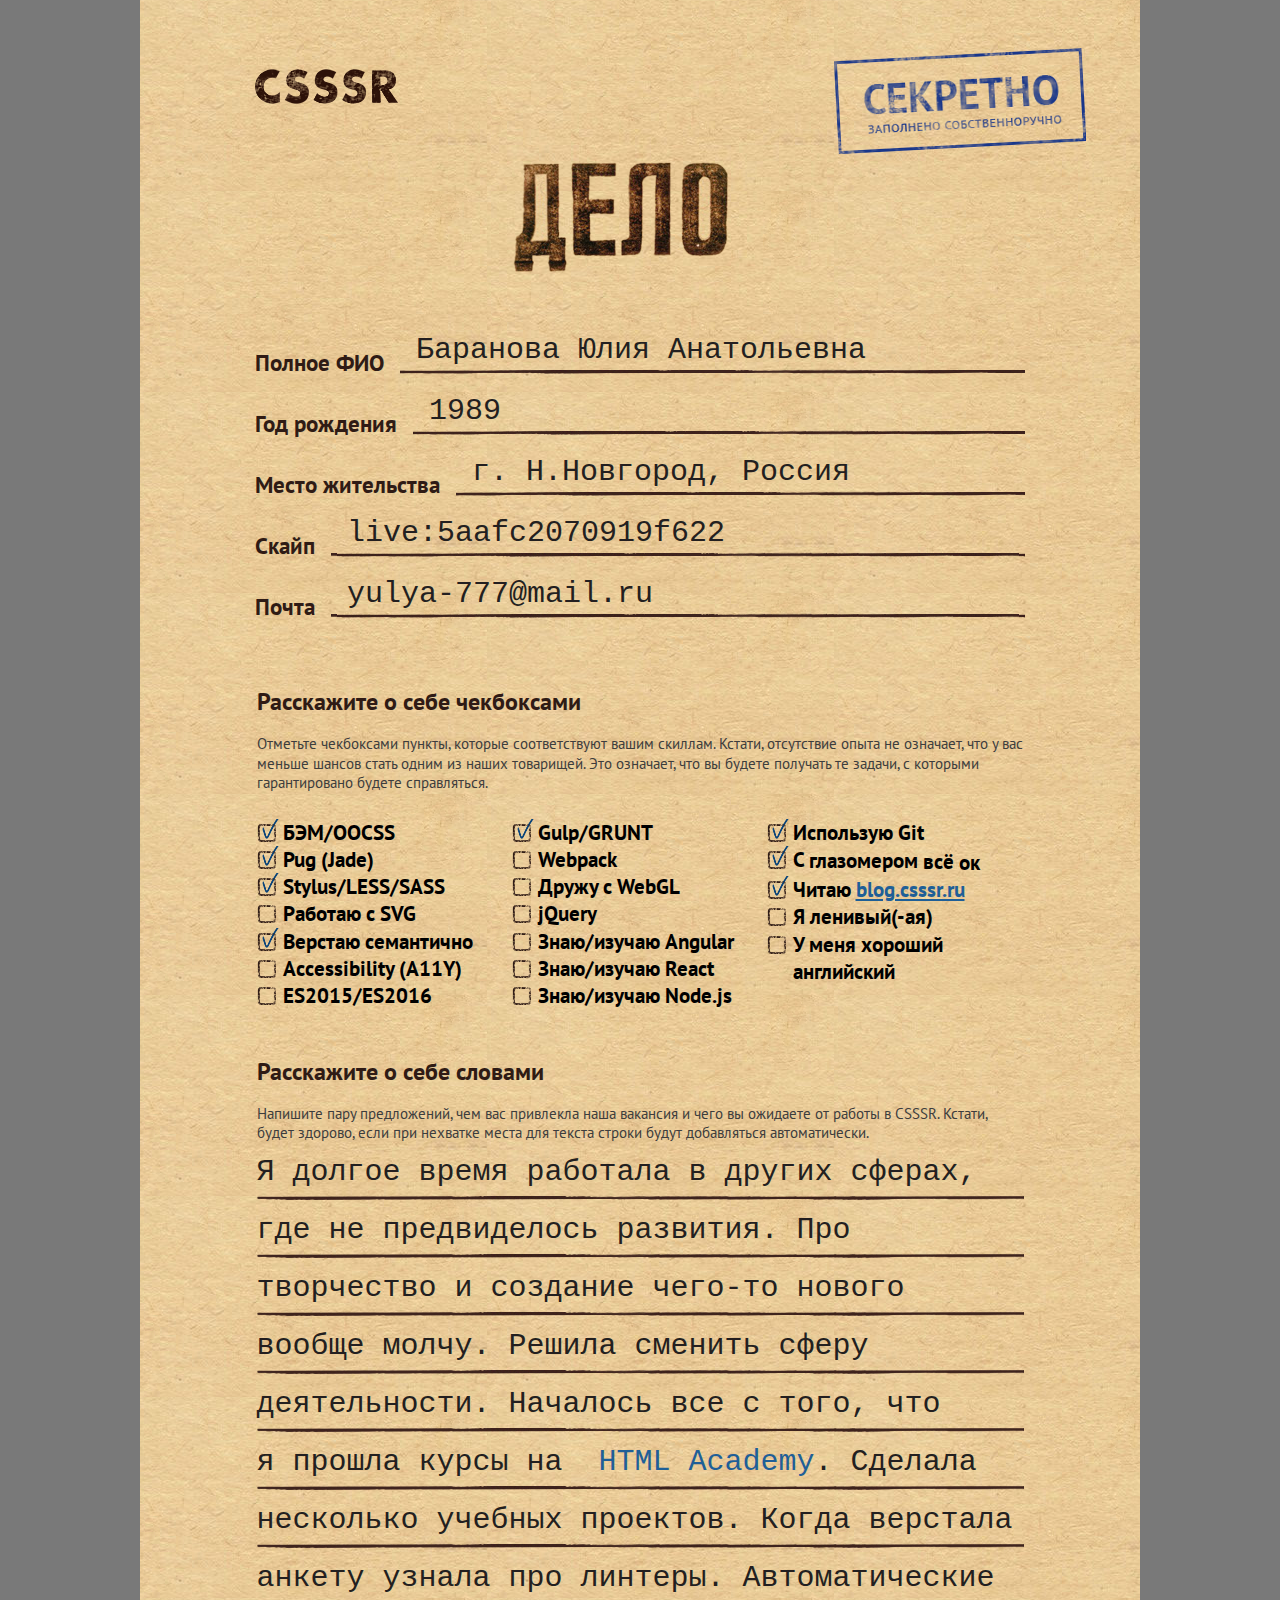
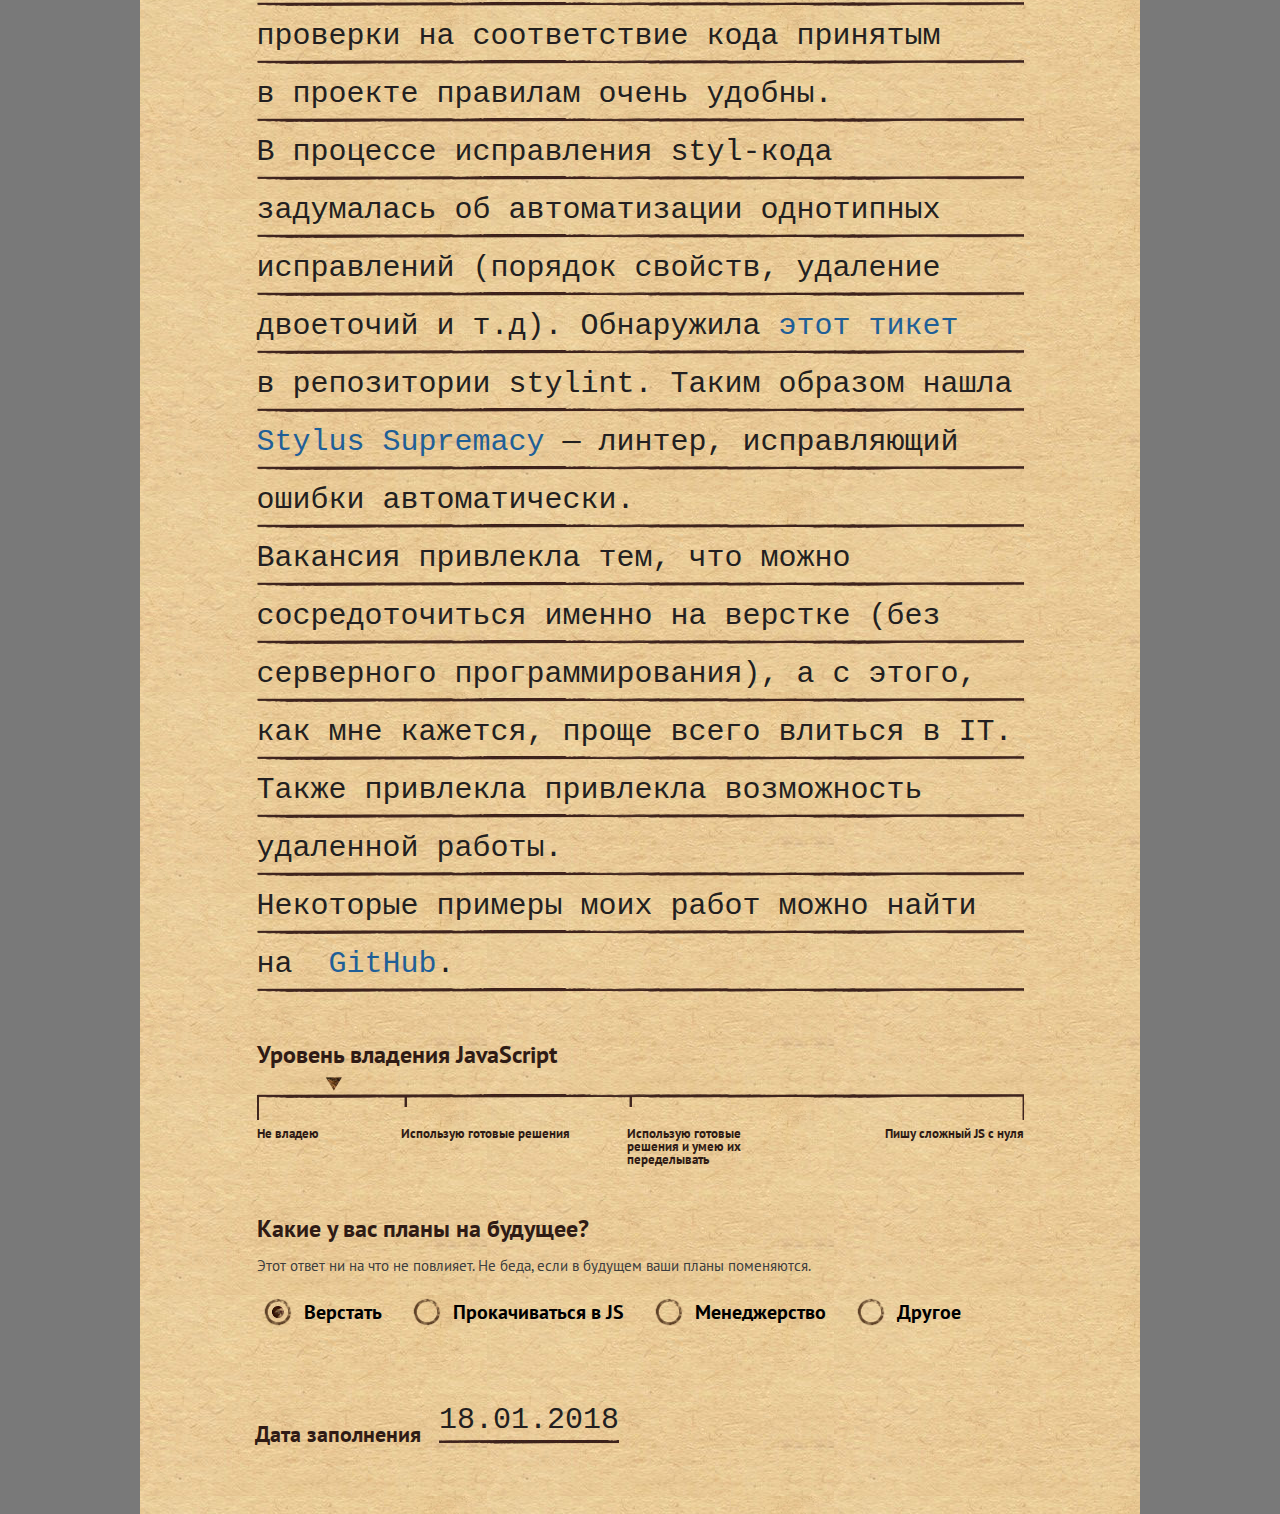
<file: csssr/index.html>
<!DOCTYPE html>
<html lang="ru">

	<head>
		<meta charset="utf-8">
		<meta name="viewport" content="width=device-width, initial-scale=1, maximum-scale=1, minimal-ui">
		<meta http-equiv="X-UA-Compatible" content="IE=edge">
		<meta name="imagetoolbar" content="no">
		<meta name="msthemecompatible" content="no">
		<meta name="cleartype" content="on">
		<meta name="HandheldFriendly" content="True">
		<meta name="format-detection" content="telephone=no">
		<meta name="format-detection" content="address=no">
		<meta name="google" value="notranslate">
		<meta name="theme-color" content="#ffffff">
		<meta name="apple-mobile-web-app-capable" content="yes">
		<meta name="apple-mobile-web-app-status-bar-style" content="black-translucent">
		<link sizes="57x57" href="apple-touch-icon-57x57.png" rel="apple-touch-icon">
		<link sizes="114x114" href="apple-touch-icon-114x114.png" rel="apple-touch-icon">
		<link sizes="72x72" href="apple-touch-icon-72x72.png" rel="apple-touch-icon">
		<link sizes="144x144" href="apple-touch-icon-144x144.png" rel="apple-touch-icon">
		<link sizes="60x60" href="apple-touch-icon-60x60.png" rel="apple-touch-icon">
		<link sizes="120x120" href="apple-touch-icon-120x120.png" rel="apple-touch-icon">
		<link sizes="76x76" href="apple-touch-icon-76x76.png" rel="apple-touch-icon">
		<link sizes="152x152" href="apple-touch-icon-152x152.png" rel="apple-touch-icon">
		<link sizes="180x180" href="apple-touch-icon-180x180.png" rel="apple-touch-icon">
		<link sizes="192x192" href="favicon-192x192.png" rel="icon" type="image/png">
		<link sizes="160x160" href="favicon-160x160.png" rel="icon" type="image/png">
		<link sizes="96x96" href="favicon-96x96.png" rel="icon" type="image/png">
		<link sizes="16x16" href="favicon-16x16.png" rel="icon" type="image/png">
		<link sizes="32x32" href="favicon-32x32.png" rel="icon" type="image/png">
		<link rel="manifest" href="manifest.json">
		<meta name="application-name" content="">
		<meta name="msapplication-tooltip" content="">
		<meta name="msapplication-TileColor" content="#ffffff">
		<meta name="msapplication-TileImage" content="/mstile-large.png">
		<meta name="msapplication-starturl" content="https://csssr.github.io/csssr-project-template/">
		<meta name="msapplication-tap-highlight" content="no">
		<meta name="msapplication-square70x70logo" content="mstile-small.png">
		<meta name="msapplication-square150x150logo" content="mstile-medium.png">
		<meta name="msapplication-wide310x150logo" content="mstile-wide.png">
		<meta name="msapplication-square310x310logo" content="mstile-large.png">
		<title>CSSSR Project Template</title>
		<meta name="description" content="">
		<meta name="keywords" content="">
		<link href="assets/styles/app.min.css" rel="stylesheet">
	</head>

	<body class="page">
		<div class="header"></div>
		<div class="common-info">
			<div class="common-info__info-item">
				<div class="common-info__question">Полное ФИО</div>
				<div class="common-info__answer">Баранова Юлия Анатольевна</div>
			</div>
			<div class="common-info__info-item">
				<div class="common-info__question">Год рождения</div>
				<div class="common-info__answer">1989</div>
			</div>
			<div class="common-info__info-item">
				<div class="common-info__question">Место жительства</div>
				<div class="common-info__answer">г. Н.Новгород, Россия</div>
			</div>
			<div class="common-info__info-item">
				<div class="common-info__question">Скайп</div>
				<div class="common-info__answer">live:5aafc2070919f622</div>
			</div>
			<div class="common-info__info-item">
				<div class="common-info__question">Почта</div>
				<div class="common-info__answer">yulya-777@mail.ru</div>
			</div>
		</div>
		<div class="page-section">
			<div class="page-section__title">Расскажите о себе чекбоксами</div>
			<div class="page-section__description">Отметьте чекбоксами пункты, которые соответствуют вашим скиллам. Кстати, отсутствие опыта не означает, что у вас меньше
				шансов стать одним из наших товарищей. Это означает, что вы будете получать те задачи, с которыми гарантировано будете
				справляться.</div>
			<div class="page-section__content">
				<div class="skills">
					<div class="skills__skills-col">
						<label class="skill">
							<input type="checkbox" checked="checked" class="skill__checkbox" />
							<div class="skill__name">БЭМ/OOCSS</div>
						</label>
						<label class="skill">
							<input type="checkbox" checked="checked" class="skill__checkbox" />
							<div class="skill__name">Pug (Jade)</div>
						</label>
						<label class="skill">
							<input type="checkbox" checked="checked" class="skill__checkbox" />
							<div class="skill__name">Stylus/LESS/SASS</div>
						</label>
						<label class="skill">
							<input type="checkbox" class="skill__checkbox" />
							<div class="skill__name">Работаю с SVG</div>
						</label>
						<label class="skill">
							<input type="checkbox" checked="checked" class="skill__checkbox" />
							<div class="skill__name">Верстаю семантично</div>
						</label>
						<label class="skill">
							<input type="checkbox" class="skill__checkbox" />
							<div class="skill__name">Accessibility (A11Y)</div>
						</label>
						<label class="skill">
							<input type="checkbox" class="skill__checkbox" />
							<div class="skill__name">ES2015/ES2016</div>
						</label>
					</div>
					<div class="skills__skills-col">
						<label class="skill">
							<input type="checkbox" checked="checked" class="skill__checkbox" />
							<div class="skill__name">Gulp/GRUNT</div>
						</label>
						<label class="skill">
							<input type="checkbox" class="skill__checkbox" />
							<div class="skill__name">Webpack</div>
						</label>
						<label class="skill">
							<input type="checkbox" class="skill__checkbox" />
							<div class="skill__name">Дружу с WebGL</div>
						</label>
						<label class="skill">
							<input type="checkbox" class="skill__checkbox" />
							<div class="skill__name">jQuery</div>
						</label>
						<label class="skill">
							<input type="checkbox" class="skill__checkbox" />
							<div class="skill__name">Знаю/изучаю Angular</div>
						</label>
						<label class="skill">
							<input type="checkbox" class="skill__checkbox" />
							<div class="skill__name">Знаю/изучаю React</div>
						</label>
						<label class="skill">
							<input type="checkbox" class="skill__checkbox" />
							<div class="skill__name">Знаю/изучаю Node.js</div>
						</label>
					</div>
					<div class="skills__skills-col">
						<label class="skill">
							<input type="checkbox" checked="checked" class="skill__checkbox" />
							<div class="skill__name">Использую Git</div>
						</label>
						<label class="skill">
							<input type="checkbox" checked="checked" class="skill__checkbox" />
							<div class="skill__name">С
								<span class="buggy-text">глазомером</span>
								<span class="buggy-text buggy-text_spase2">всё</span>
								<span class="buggy-text buggy-text_spase3">ок</span>
							</div>
						</label>
						<label class="skill">
							<input type="checkbox" checked="checked" class="skill__checkbox" />
							<div class="skill__name">Читаю
								<a href="http://blog.csssr.ru" target="_blank" class="link">blog.csssr.ru</a>
							</div>
						</label>
						<label class="skill">
							<input type="checkbox" class="skill__checkbox" />
							<div class="skill__name">Я ленивый(-ая)</div>
						</label>
						<label class="skill">
							<input type="checkbox" class="skill__checkbox" />
							<div class="skill__name">У меня хороший английский</div>
						</label>
					</div>
				</div>
			</div>
		</div>
		<div class="page-section">
			<div class="page-section__title">Расскажите о себе словами</div>
			<div class="page-section__description">Напишите пару предложений, чем вас привлекла наша вакансия и чего вы ожидаете от работы в CSSSR. Кстати, будет здорово,
				если при нехватке места для текста строки будут добавляться автоматически.</div>
			<div class="page-section__content">
				<div class="about">
					<p class="about__paragraph">Я&nbsp;долгое время работала в&nbsp;других сферах, где не&nbsp;предвиделось развития. Про творчество и&nbsp;создание
						чего-то нового вообще молчу. Решила сменить сферу деятельности. Началось все с&nbsp;того, что я&nbsp;прошла курсы на&nbsp;
						<a
						 href="https://htmlacademy.ru" target="_blank" class="about__link">HTML&nbsp;Academy</a>. Сделала несколько учебных проектов. Когда верстала анкету узнала про линтеры. Автоматические
							проверки на&nbsp;соответствие кода принятым в&nbsp;проекте правилам очень удобны. В&nbsp;процессе исправления styl-кода
							задумалась об&nbsp;автоматизации однотипных исправлений (порядок свойств, удаление двоеточий и&nbsp;т.д). Обнаружила
							<a
							 href="https://github.com/SimenB/stylint/issues/405" target="_blank" class="about__link">этот тикет</a> в&nbsp;репозитории stylint. Таким образом нашла
								<a href="https://thisismanta.github.io/stylus-supremacy/"
								 target="_blank" class="about__link">Stylus Supremacy</a>&nbsp;&mdash; линтер, исправляющий ошибки автоматически.</p>
					<p class="about__paragraph">Вакансия привлекла тем, что можно сосредоточиться именно на&nbsp;верстке (без серверного программирования), а&nbsp;с&nbsp;этого,
						как мне кажется, проще всего влиться в&nbsp;IT. Также привлекла привлекла возможность удаленной работы.</p>
					<p class="about__paragraph">Некоторые примеры моих работ можно найти на&nbsp;
						<a href="https://github.com/yulia7771" target="_blank" class="about__link">GitHub</a>.</p>
				</div>
			</div>
		</div>
		<div class="page-section">
			<div class="page-section__title">Уровень владения JavaScript</div>
			<div class="page-section__content">
				<div class="js-level">
					<div style="left:68px" class="js-level__triangle"></div>
					<div class="js-level__caption js-level__caption_c1">Не владею</div>
					<div class="js-level__caption js-level__caption_c2">Использую готовые решения</div>
					<div class="js-level__caption js-level__caption_c3">Использую готовые решения и умею их переделывать</div>
					<div class="js-level__caption js-level__caption_c4">Пишу сложный JS с нуля</div>
				</div>
			</div>
		</div>
		<div class="page-section page-section_for-plans">
			<div class="page-section__title">Какие у вас планы на будущее?</div>
			<div class="page-section__description">Этот ответ ни на что не повлияет. Не беда, если в будущем ваши планы поменяются.</div>
			<div class="page-section__content">
				<div class="plans">
					<label class="plan">
						<input type="radio" checked="checked" name="plan" class="plan__radio" />
						<div class="plan__name">Верстать</div>
					</label>
					<label class="plan">
						<input type="radio" name="plan" class="plan__radio" />
						<div class="plan__name">Прокачиваться в JS</div>
					</label>
					<label class="plan">
						<input type="radio" name="plan" class="plan__radio" />
						<div class="plan__name">Менеджерство</div>
					</label>
					<label class="plan">
						<input type="radio" name="plan" class="plan__radio" />
						<div class="plan__name">Другое</div>
					</label>
				</div>
			</div>
		</div>
		<div class="date">
			<div class="date__text">Дата заполнения</div>
			<div class="date__value">18.01.2018</div>
		</div>
		<script src="assets/scripts/app.min.js"></script>
	</body>

</html>
</file>
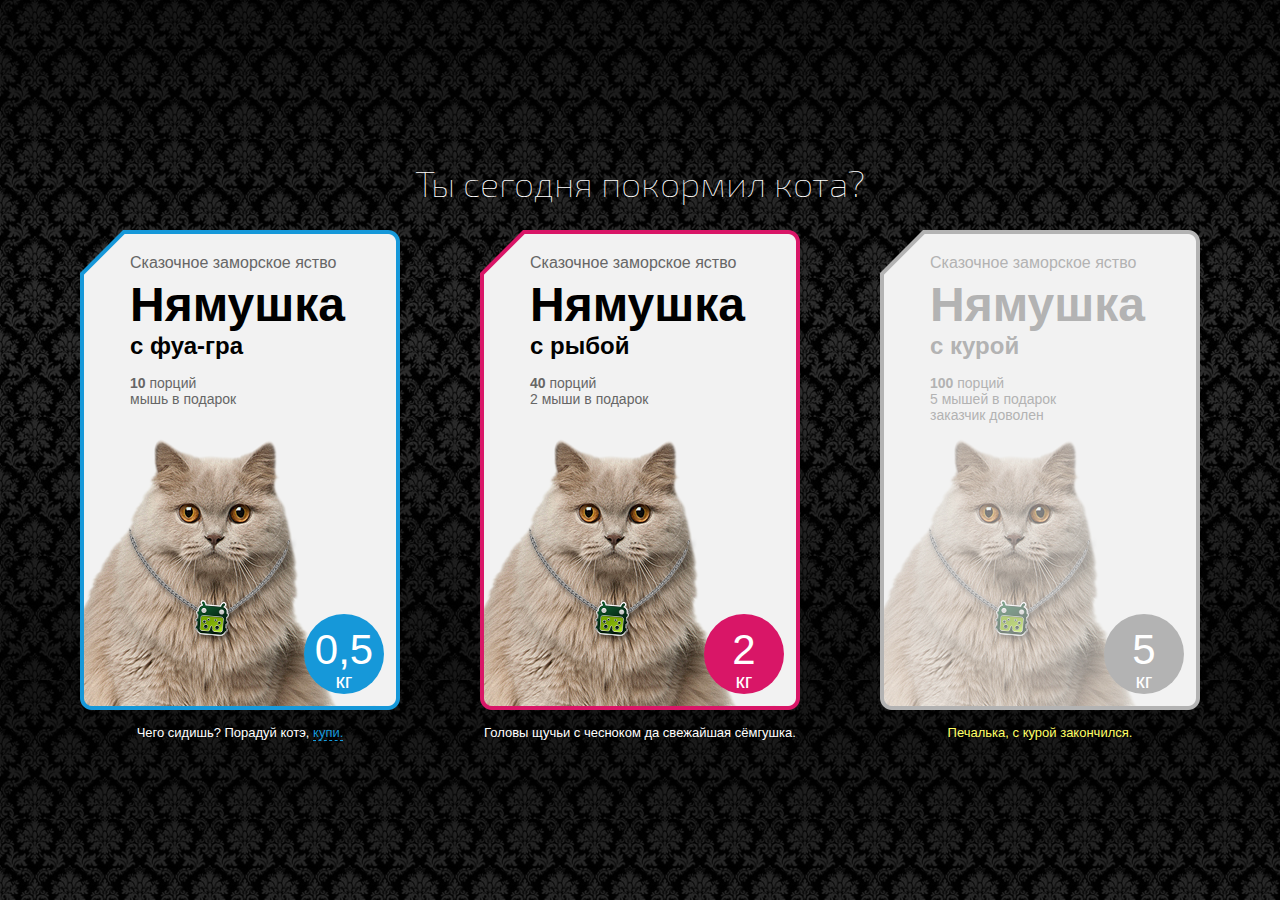
<file: funbox/index.html>
<!DOCTYPE html><html><head><link rel="stylesheet" href="index.css"><title>Untitled</title><body><div class="feeds"><div class="title">Ты сегодня покормил кота?</div><div class="feed"><div class="feed-content"><div class="text"><div class="inner">Сказочное заморское яство</div><div class="item-title">Нямушка</div><div class="description">с фуа-гра</div><div class="quantity"><div class="num">10</div> порций</div><div class="details">мышь в подарок</div><div class="weight"><div class="num">0,5</div><div class="text">кг</div></div></div></div><div class="comment"><div class="normal">Чего сидишь? Порадуй котэ, <a href="#">купи.</a></div><div class="selected">Печень утки разварная с артишоками.</div><div class="disabled">Печалька, с фуа-гра закончился.</div></div></div>  <div class="feed selected"><div class="feed-content"><div class="text"><div class="inner">Сказочное заморское яство</div><div class="item-title">Нямушка</div><div class="description">с рыбой</div><div class="quantity"><div class="num">40</div> порций</div><div class="details">2 мыши в подарок</div><div class="weight"><div class="num">2</div><div class="text">кг</div></div></div></div><div class="comment"><div class="normal">Чего сидишь? Порадуй котэ, <a href="#">купи.</a></div><div class="selected">Головы щучьи с чесноком да свежайшая сёмгушка.</div><div class="disabled">Печалька, с рыбой закончился.</div></div></div>  <div class="feed disabled"><div class="feed-content"><div class="text"><div class="inner">Сказочное заморское яство</div><div class="item-title">Нямушка</div><div class="description">с курой</div><div class="quantity"><div class="num">100</div> порций</div><div class="details">5 мышей в подарок</div><div class="details">заказчик доволен</div><div class="weight"><div class="num">5</div><div class="text">кг</div></div></div></div><div class="comment"><div class="normal">Чего сидишь? Порадуй котэ, <a href="#">купи.</a></div><div class="selected">Филе из цыплят с трюфелями в бульоне.</div><div class="disabled">Печалька, с курой закончился.</div></div></div></div><script src="app.js"></script></body></head></html>
</file>
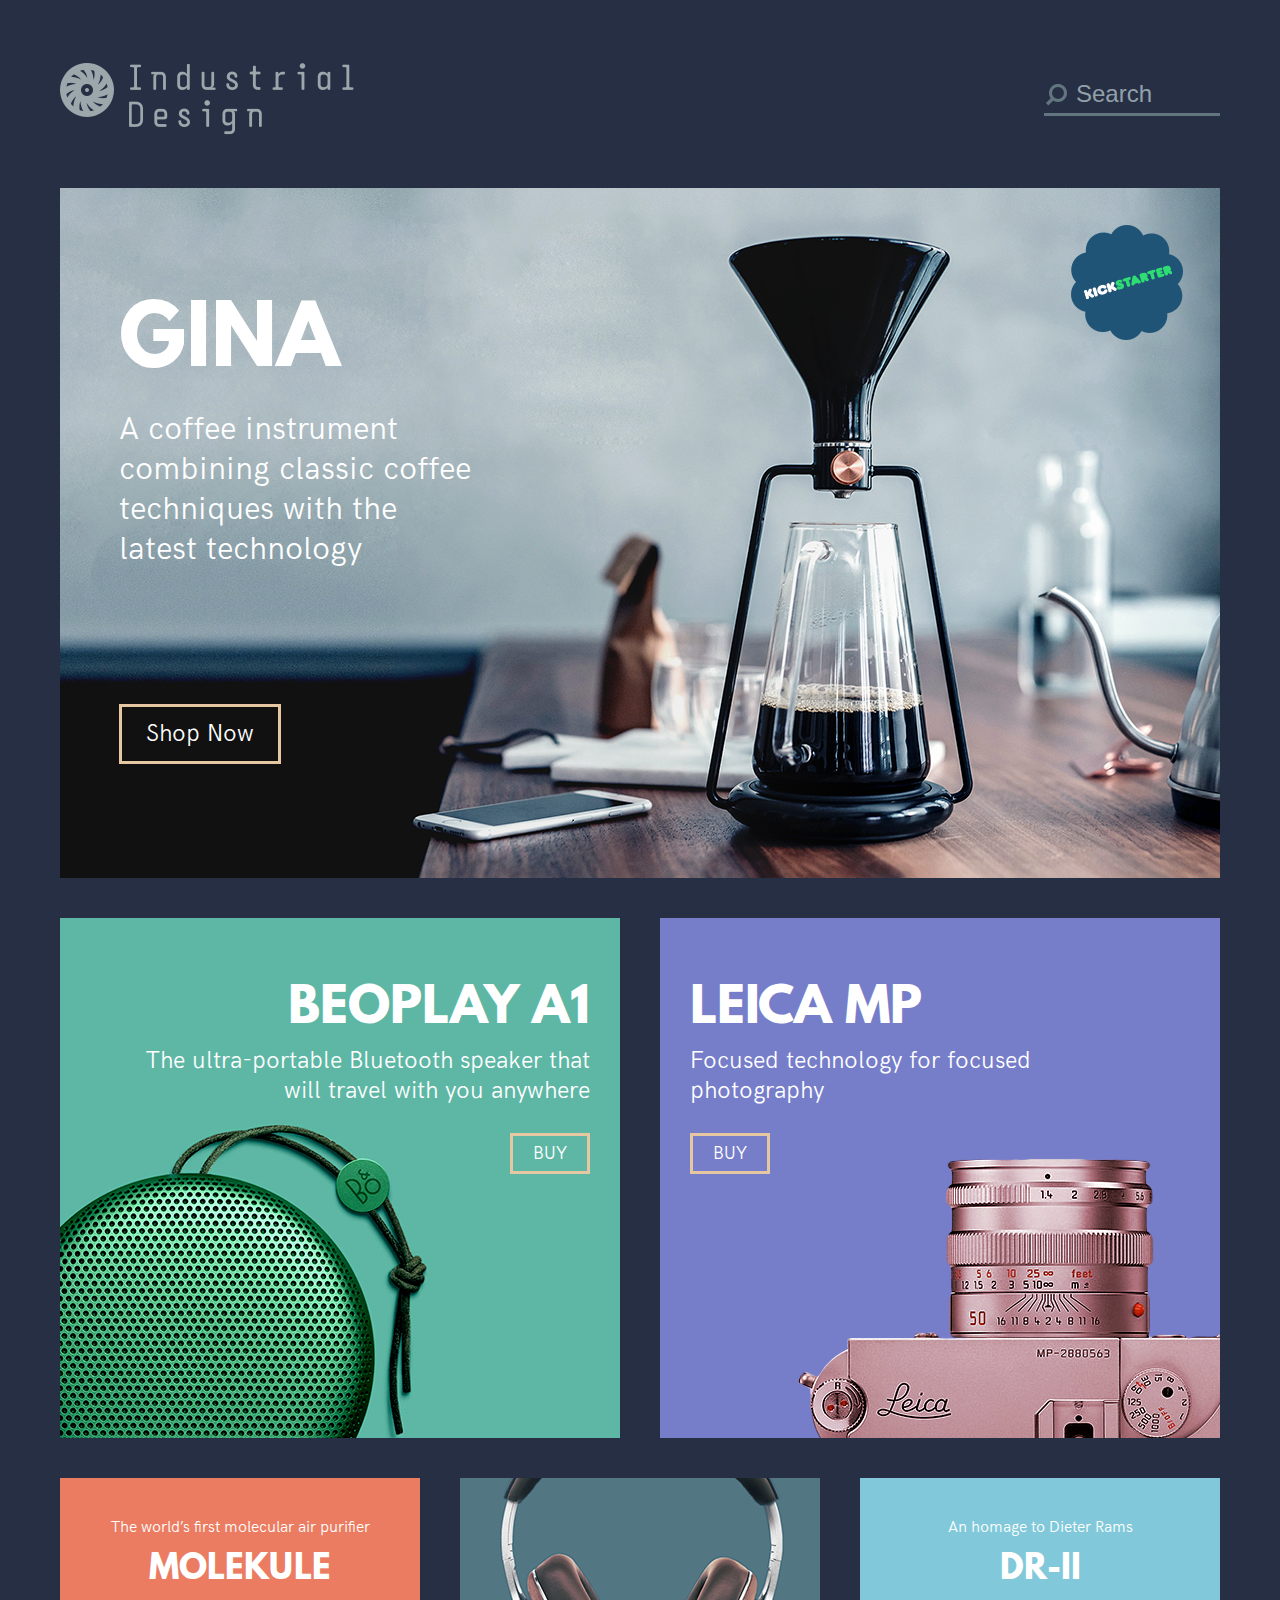
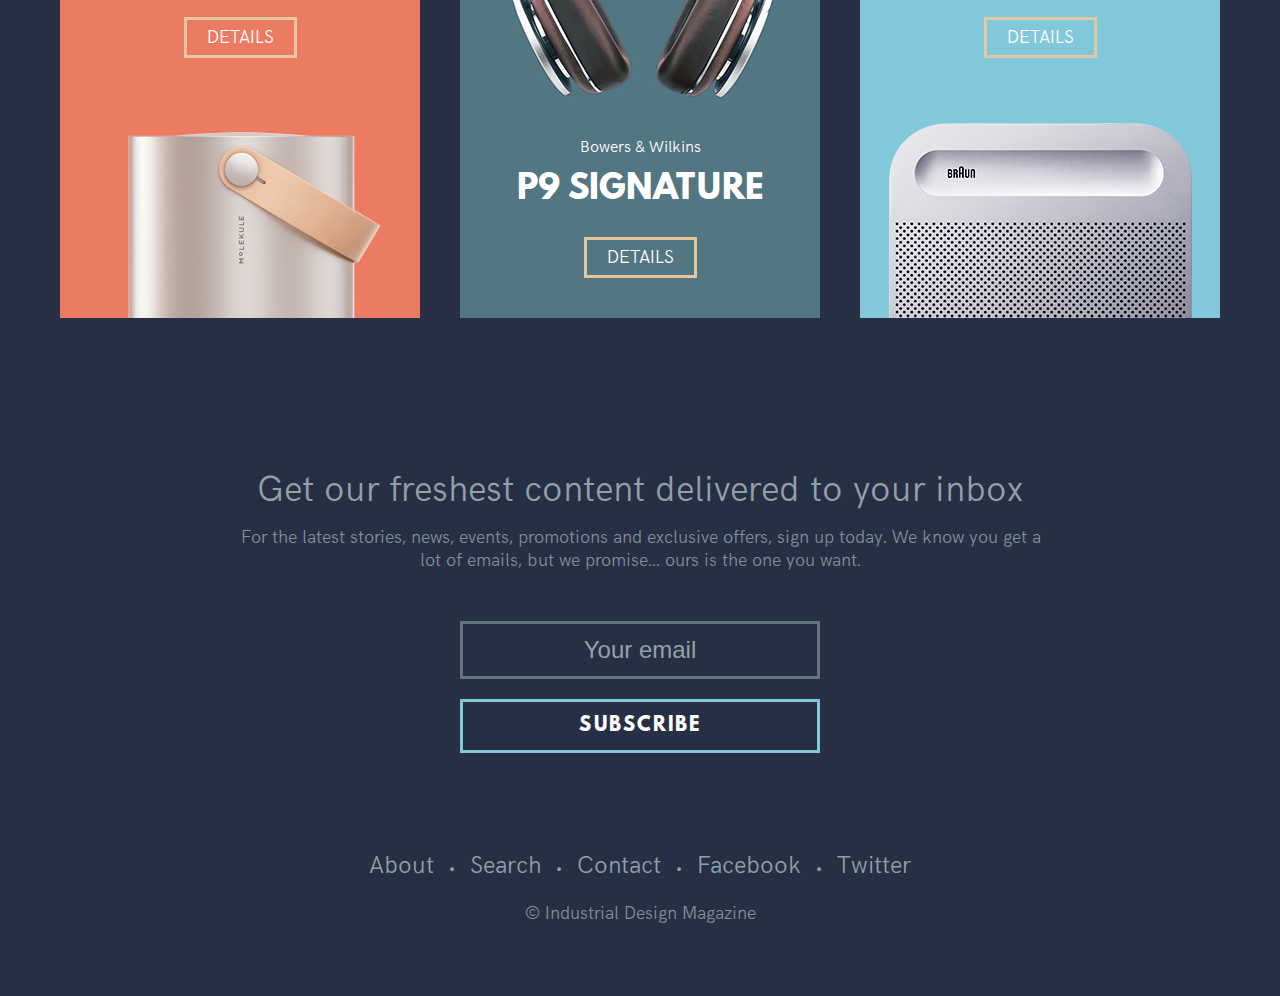
<file: shop2/index.html>
<!DOCTYPE html><html><head><link rel="stylesheet" href="index.css"><title>Untitled</title></head><body><div class="header"><input class="search" type="text" placeholder="Search"><div class="logo"></div></div><div class="main"><a class="kickstarter" href="#"></a><div class="content"><div class="title">Gina</div><div class="description">A coffee instrument combining classic
coffee techniques with the latest technology</div><a class="btn-link big" href="#">Shop Now</a></div></div><div class="products"><div class="product-big product1"><div class="title">BEOPLAY A1</div><div class="description">The ultra-portable Bluetooth speaker that will travel with you anywhere</div><a class="btn-link" href="#">Buy</a></div><div class="product-big product2"><div class="title">Leica MP</div><div class="description">Focused technology for focused photography</div><a class="btn-link" href="#">Buy</a></div><div class="product-small product3"><div class="content"><div class="description">The world’s first molecular air purifier</div><div class="title">Molekule</div><a class="btn-link" href="#">Details</a></div></div><div class="product-small product4"><div class="content"><div class="description">Bowers & Wilkins</div><div class="title">P9 Signature</div><a class="btn-link" href="#">Details</a></div></div><div class="product-small product5"><div class="content"><div class="description">An homage to Dieter Rams</div><div class="title">DR-II</div><a class="btn-link" href="#">Details</a></div></div></div><div class="newsletter"><div class="title">Get our freshest content delivered to your inbox</div><div class="description">For the latest stories, news, events, promotions and exclusive offers, sign up today.
We know you get a lot of emails, but we promise... ours is the one you want.</div><form><input type="email" placeholder="Your email"><button>Subscribe</button></form></div><div class="footer"><div class="links"><a href="#">About</a> • <a href="#">Search</a> • <a href="#">Contact</a> • <a href="#">Facebook</a> • <a href="#">Twitter</a></div><div class="copyright">© Industrial Design Magazine</div></div></body></html>
</file>
<file: funbox/index.css>
body {
  background: url("imgs/body_bg.png");
  margin: 0;
  height: 100%; }

@font-face {
  font-family: Exo;
  src: url("fonts/Exo2.0-Thin.otf"); }

.feeds {
  display: flex;
  justify-content: center;
  flex-wrap: wrap;
  align-content: center;
  min-height: 100%;
  min-width: 100%; }
  .feeds .title {
    flex: 0 0 100%;
    font-size: 36px;
    text-align: center;
    color: #ffffff;
    font-family: Exo, sans-serif; }
  .feeds .feed {
    flex: 0 0 320px;
    vertical-align: bottom;
    display: inline-block;
    margin: 25px 40px 0; }
    .feeds .feed .comment {
      font-family: "Trebuchet MS", sans-serif;
      text-align: center; }
      .feeds .feed .comment .selected, .feeds .feed .comment .disabled {
        display: none; }
    .feeds .feed:hover .feed-content {
      background: url("imgs/feeds_pic-hover.png"); }
      .feeds .feed:hover .feed-content .weight {
        background: #2ea8e6; }
    .feeds .feed.selected .comment {
      color: #ffffff; }
      .feeds .feed.selected .comment .normal {
        display: none; }
      .feeds .feed.selected .comment .selected {
        display: block; }
    .feeds .feed.selected .feed-content {
      background: url("imgs/feeds_pic-selected.png"); }
      .feeds .feed.selected .feed-content .weight {
        background: #d91667; }
    .feeds .feed.selected:hover .feed-content {
      background: url("imgs/feeds_pic-selected-hover.png"); }
      .feeds .feed.selected:hover .feed-content .weight {
        background: #e62e7a; }
    .feeds .feed.disabled .comment {
      color: #ffff66; }
      .feeds .feed.disabled .comment .normal, .feeds .feed.disabled .comment .selected {
        display: none; }
      .feeds .feed.disabled .comment .disabled {
        display: block; }
    .feeds .feed.disabled .feed-content {
      background: url("imgs/feeds_pic-disabled.png"); }
      .feeds .feed.disabled .feed-content > .text {
        color: #b3b3b3; }
        .feeds .feed.disabled .feed-content > .text .inner, .feeds .feed.disabled .feed-content > .text .item-title, .feeds .feed.disabled .feed-content > .text .description, .feeds .feed.disabled .feed-content > .text .quantity, .feeds .feed.disabled .feed-content > .text .quantity .num, .feeds .feed.disabled .feed-content > .text .details {
          color: #b3b3b3; }
        .feeds .feed.disabled .feed-content > .text .weight {
          background: #b3b3b3; }
    .feeds .feed .comment {
      color: #ffffff;
      font-size: 13px;
      margin-top: 15px; }
      .feeds .feed .comment a {
        color: #1698d9;
        text-decoration: none;
        border-bottom: 1px dashed #1698d9; }
  .feeds .feed-content {
    width: 320px;
    height: 480px;
    background: url("imgs/feeds_pic.png");
    position: relative; }
    .feeds .feed-content > .text {
      font-family: "Trebuchet MS", sans-serif;
      text-align: left;
      margin-left: 50px; }
      .feeds .feed-content > .text .inner {
        font-size: 16px;
        color: #666666;
        padding-top: 24px; }
      .feeds .feed-content > .text .item-title {
        font-size: 48px;
        color: #000000;
        font-weight: bold;
        margin-top: 5px; }
      .feeds .feed-content > .text .description {
        font-size: 24px;
        color: #000000;
        font-weight: bold; }
      .feeds .feed-content > .text .quantity {
        font-size: 14px;
        color: #666666;
        margin-top: 15px; }
        .feeds .feed-content > .text .quantity .num {
          display: inline;
          font-weight: bold;
          color: #666666; }
      .feeds .feed-content > .text .details {
        font-size: 14px;
        color: #666666; }
    .feeds .feed-content .weight {
      width: 80px;
      height: 80px;
      background: #1698d9;
      text-align: center;
      border-radius: 40px;
      position: absolute;
      right: 16px;
      bottom: 16px;
      color: #ffffff; }
      .feeds .feed-content .weight .num {
        font-size: 42px;
        padding-top: 12px; }
      .feeds .feed-content .weight .text {
        font-size: 21px;
        margin-top: -5px; }

html {
  height: 100%; }
</file>
<file: shop2/index.css>
@font-face {
  font-family: "hk-grotesk-light";
  src: url("fonts/hk-grotesk-light.otf"); }

body {
  margin: 0;
  background: #272f45;
  line-height: 1.25;
  font-family: "hk-grotesk-light", sans-serif; }

.header {
  width: 1160px;
  height: 125px;
  margin: 0 auto;
  padding-top: 63px; }
  .header .logo {
    background: url("imgs/header_logo.png") no-repeat;
    height: 72px;
    width: 294px; }
  .header .search {
    font-size: 24px;
    line-height: 24px;
    float: right;
    border: none;
    border-bottom: 3px solid #63757e;
    width: 144px;
    background: url("imgs/header_loupe.png") no-repeat 1px 3px;
    padding: 0 0 5px 32px;
    color: #92a1a9;
    margin-top: 17px;
    outline: none; }
    .header .search::placeholder {
      color: #92a1a9; }

.btn-link {
  height: 35px;
  line-height: 35px;
  padding: 0 20px;
  display: inline-block;
  text-decoration: none;
  border: 3px solid #e5c8a2;
  color: #ffffff;
  font-size: 18px; }
  .btn-link.big {
    font-size: 24px;
    height: 54px;
    line-height: 54px;
    padding: 0 24px; }

@font-face {
  font-family: "league-spartan";
  src: url("fonts/league-spartan.ttf"); }

.main {
  background: url("imgs/main_bg.png") no-repeat;
  width: 1160px;
  height: 690px;
  margin: 0 auto;
  position: relative; }
  .main .content {
    width: 364px;
    padding-top: 106px;
    padding-left: 59px; }
    .main .content .title {
      font-family: "league-spartan", sans-serif;
      font-weight: bold;
      color: #ffffff;
      font-size: 80px;
      text-transform: uppercase; }
    .main .content .description {
      color: #ffffff;
      font-size: 32px;
      margin-top: 16px; }
    .main .content .btn-link {
      margin-top: 134px; }
  .main a.kickstarter {
    background: url("imgs/main_kickstarter.png") no-repeat;
    width: 112px;
    height: 115px;
    position: absolute;
    top: 37px;
    right: 37px; }

.btn-link {
  height: 35px;
  line-height: 35px;
  padding: 0 20px;
  display: inline-block;
  text-decoration: none;
  border: 3px solid #e5c8a2;
  color: #ffffff;
  font-size: 18px; }
  .btn-link.big {
    font-size: 24px;
    height: 54px;
    line-height: 54px;
    padding: 0 24px; }

@font-face {
  font-family: "league-spartan";
  src: url("fonts/league-spartan.ttf"); }

.products {
  display: flex;
  justify-content: space-between;
  flex-wrap: wrap;
  width: 1160px;
  margin: 0 auto;
  margin-top: 40px;
  color: #ffffff; }
  .products .title {
    font-family: "league-spartan", sans-serif;
    font-weight: bold;
    text-transform: uppercase; }
  .products .btn-link {
    text-transform: uppercase;
    margin-top: 27px; }
  .products .product-big {
    padding: 30px;
    box-sizing: border-box;
    flex: 0 0 560px;
    height: 520px;
    color: #ffffff; }
    .products .product-big .title {
      font-size: 48px;
      padding-top: 32px; }
    .products .product-big .description {
      font-size: 24px;
      margin-top: 6px; }
  .products .product-small {
    margin-top: 40px;
    flex: 0 0 360px;
    height: 440px;
    text-align: center;
    box-sizing: border-box;
    padding: 40px;
    position: relative; }
    .products .product-small .title {
      margin-top: 12px;
      font-size: 32px; }
    .products .product-small .description {
      font-size: 16px; }
  .products .product1 {
    background: url("imgs/products_product1.png") no-repeat;
    text-align: right; }
    .products .product1 .description {
      padding-left: 50px; }
  .products .product2 {
    background: url("imgs/products_product2.png") no-repeat;
    text-align: left; }
    .products .product2 .description {
      width: 342px; }
  .products .product3 {
    background: url("imgs/products_product3.png") no-repeat; }
  .products .product4 {
    background: url("imgs/products_product4.png") no-repeat; }
    .products .product4 .content {
      position: absolute;
      bottom: 40px;
      left: 40px;
      right: 40px; }
  .products .product5 {
    background: url("imgs/products_product5.png") no-repeat; }

@font-face {
  font-family: "league-spartan";
  src: url("fonts/league-spartan.ttf"); }

.newsletter {
  width: 810px;
  margin: 150px auto 0;
  text-align: center; }
  .newsletter .title {
    color: #92a1a9;
    font-size: 36px; }
  .newsletter .description {
    color: #7f919b;
    font-size: 18px;
    margin-top: 14px;
    padding-left: 1px; }
  .newsletter form {
    width: 360px;
    margin: 49px auto 0; }
    .newsletter form input {
      box-sizing: border-box;
      display: inline-block;
      text-align: center;
      width: 360px;
      font-size: 24px;
      line-height: 24px;
      background: transparent;
      border: 3px solid #63757e;
      padding: 12px 5px;
      outline: none;
      color: #92a1a9; }
      .newsletter form input::placeholder {
        color: #92a1a9; }
    .newsletter form button {
      display: inline-block;
      color: #ffffff;
      font-weight: bold;
      text-transform: uppercase;
      font-family: "league-spartan", sans-serif;
      border: 3px solid #82c9d8;
      text-align: center;
      width: 360px;
      font-size: 18px;
      line-height: 24px;
      background: transparent;
      padding: 12px 5px;
      margin-top: 20px;
      letter-spacing: 2px; }

@font-face {
  font-family: "hk-grotesk-light";
  src: url("fonts/hk-grotesk-light.otf"); }

.footer {
  margin: 98px 0 70px;
  text-align: center;
  color: #92a1a9; }
  .footer .links {
    word-spacing: 11px; }
  .footer a {
    color: #92a1a9;
    font-size: 24px;
    font-family: "hk-grotesk-light", sans-serif;
    text-decoration: none; }
  .footer .copyright {
    color: #7f919b;
    font-size: 18px;
    font-family: "hk-grotesk-light", sans-serif;
    margin-top: 22px; }

.btn-link {
  height: 35px;
  line-height: 35px;
  padding: 0 20px;
  display: inline-block;
  text-decoration: none;
  border: 3px solid #e5c8a2;
  color: #ffffff;
  font-size: 18px; }
  .btn-link.big {
    font-size: 24px;
    height: 54px;
    line-height: 54px;
    padding: 0 24px; }
</file>
<file: csssr/assets/styles/app.min.css>
@font-face {
  font-family: "PT Sans";
  src: url("../fonts/ptsans.ttf");
}
@font-face {
  font-family: "PT Sans";
  font-weight: bold;
  src: url("../fonts/ptsans-bold.ttf");
}
@font-face {
  font-family: "PT Sans";
  font-style: italic;
  src: url("../fonts/ptsans-italic.ttf");
}
@font-face {
  font-family: "PT Sans";
  font-style: italic;
  font-weight: bold;
  src: url("../fonts/ptsans-italic-bold.ttf");
}
* {
  margin: 0;
  padding: 0;
  font: inherit;
  box-sizing: border-box;
}
article,
aside,
details,
figcaption,
figure,
footer,
header,
hgroup,
main,
nav,
section,
summary {
  display: block;
}
audio,
canvas,
progress,
video {
  display: inline-block;
  vertical-align: baseline;
}
audio:not([controls]) {
  display: none;
  height: 0;
}
[hidden],
template {
  display: none;
}
html {
  font-family: sans-serif;
  -ms-text-size-adjust: 100%;
  -webkit-text-size-adjust: 100%;
  -webkit-tap-highlight-color: rgba(0,0,0,0);
  -webkit-focus-ring-color: rgba(255,255,255,0);
  cursor: default;
}
body {
  font-size: 100%;
  line-height: 1;
  -moz-osx-font-smoothing: grayscale;
  -webkit-font-smoothing: antialiased;
}
a {
  background: transparent;
}
*:focus,
*:active,
*:hover {
  outline: none;
}
hr {
  box-sizing: content-box;
  height: 0;
}
ol,
ul {
  list-style: none;
}
pre {
  -moz-tab-size: 4;
       tab-size: 4;
  white-space: pre-wrap;
}
q {
  quotes: '\201C' '\201D' '\2018' '\2019';
}
img {
  border: none;
}
svg:not(:root) {
  overflow: hidden;
}
button,
input {
  line-height: normal;
}
button,
select {
  text-transform: none;
}
button {
  overflow: visible;
}
button,
html input[type='button'],
input[type='reset'],
input[type='submit'] {
  -webkit-appearance: button;
  cursor: pointer;
}
button[disabled],
html input[disabled] {
  cursor: default;
}
input[type='checkbox'],
input[type='radio'] {
  box-sizing: border-box;
}
input[type='number']::-webkit-inner-spin-button,
input[type='number']::-webkit-outer-spin-button {
  height: auto;
}
input[type='search'] {
  -webkit-appearance: textfield;
  box-sizing: content-box;
}
input[type='search']::-webkit-search-cancel-button,
input[type='search']::-webkit-search-decoration {
  -webkit-appearance: none;
}
button::-moz-focus-inner,
input::-moz-focus-inner {
  border: none;
  padding: 0;
}
textarea {
  overflow: auto;
  vertical-align: top;
}
button,
input,
select[multiple],
textarea {
  background-image: none;
}
input,
select,
textarea {
  border-radius: 0;
  box-shadow: none;
}
input,
textarea {
  resize: none;
  -webkit-user-select: text;
     -moz-user-select: text;
      -ms-user-select: text;
          user-select: text;
}
[placeholder]:focus:-ms-input-placeholder {
  color: transparent;
}
[placeholder]:focus::placeholder {
  color: transparent;
}
table {
  border-collapse: collapse;
  border-spacing: 0;
}
.about__paragraph {
  font-family: 'Courier New', sans-serif;
  font-size: 30px;
  line-height: 58px;
  color: #231f20;
  background: url("../images/line-about.png");
}
.about__link {
  text-decoration: none;
  color: #1f5f97;
}
.buggy-text {
  padding-top: 1px;
  display: inline-block;
  vertical-align: top;
}
.buggy-text_spase2 {
  padding-top: 2px;
}
.buggy-text_spase3 {
  padding-top: 3px;
}
.common-info {
  margin: 57px auto 0;
  width: 770px;
}
.common-info__info-item {
  display: -ms-flexbox;
  display: flex;
  -ms-flex-align: end;
      align-items: flex-end;
  padding-bottom: 22px;
}
.common-info__question {
  padding-right: 16px;
  font-size: 23px;
  font-weight: bold;
  color: #2f1b15;
  -ms-flex-pack: left;
      justify-content: left;
}
.common-info__answer {
  padding-left: 16px;
  font-family: 'Courier New', sans-serif;
  font-size: 30px;
  color: #231f20;
  border-bottom: 9px solid;
  border-image: url("../images/line.png") 9 repeat;
  -ms-flex-pack: left;
      justify-content: left;
  -ms-flex-positive: 1;
      flex-grow: 1;
}
.date {
  margin: 70px auto 0;
  display: -ms-flexbox;
  display: flex;
  width: 770px;
  -ms-flex-align: end;
      align-items: flex-end;
}
.date__text {
  font-size: 22px;
  font-weight: bold;
  line-height: 20px;
  color: #2f1b15;
}
.date__value {
  margin-left: 18px;
  font-family: 'Courier New', sans-serif;
  font-size: 30px;
  color: #231f20;
  border-bottom: 9px solid;
  border-image: url("../images/line-date.png") 9 repeat;
}
.header {
  height: 278px;
  background: url("../images/header.png") no-repeat center;
}
.js-level {
  position: relative;
  height: 100px;
  background: url("../images/js-level.png") no-repeat top center;
}
.js-level__triangle {
  position: absolute;
  top: 10px;
  width: 17px;
  height: 14px;
  cursor: pointer;
  background: url("../images/triangle.png") no-repeat;
}
.js-level__caption {
  position: absolute;
  top: 60px;
  font-size: 13px;
  font-weight: bold;
  color: #2f1b15;
}
.js-level__caption_c1 {
  left: 0;
}
.js-level__caption_c2 {
  left: 144px;
}
.js-level__caption_c3 {
  left: 370px;
  width: 167px;
}
.js-level__caption_c4 {
  right: 0;
}
.link {
  color: #1f5f97;
}
.page-section {
  margin: 50px auto 0;
  width: 767px;
}
.page-section__title {
  font-size: 24px;
  font-weight: bold;
  color: #2f1b15;
}
.page-section__description {
  margin-top: 20px;
  font-size: 15px;
  line-height: 1.3;
  color: #3d3d3d;
}
.page-section_for-plans .page-section__description {
  margin-top: 15px;
}
.page {
  margin: 0;
  padding-bottom: 70px;
  min-height: 100%;
  font-family: PT Sans, sans-serif;
  background: url("../images/bg.png") #797979 repeat-y top center;
}
.plan {
  display: inline-block;
  word-spacing: normal;
}
.plan__radio {
  display: none;
}
.plan__name {
  padding-left: 47px;
  font-size: 20px;
  font-weight: bold;
  line-height: 45px;
  background: url("../images/not-check-plan.png") no-repeat 0 center;
}
.plan__radio:checked + .plan__name {
  background: url("../images/check-plan.png") no-repeat 0 center;
}
.plans {
  margin-top: 15px;
  word-spacing: 20px;
}
.skill {
  display: block;
  line-height: 1.3;
}
.skill__checkbox {
  display: none;
}
.skill__name {
  padding-left: 26px;
  font-size: 21px;
  font-weight: bold;
  background: url("../images/not-check.png") no-repeat 0 5px;
}
.skill__checkbox:checked + .skill__name {
  background: url("../images/check.png") no-repeat 0 -5px;
}
.skills {
  margin-top: 26px;
  display: -ms-flexbox;
  display: flex;
  -ms-flex-wrap: wrap;
      flex-wrap: wrap;
}
.skills__skills-col {
  -ms-flex: 255px 0 0;
      flex: 255px 0 0;
}

/*# sourceMappingURL=[data-uri] */
</file>
